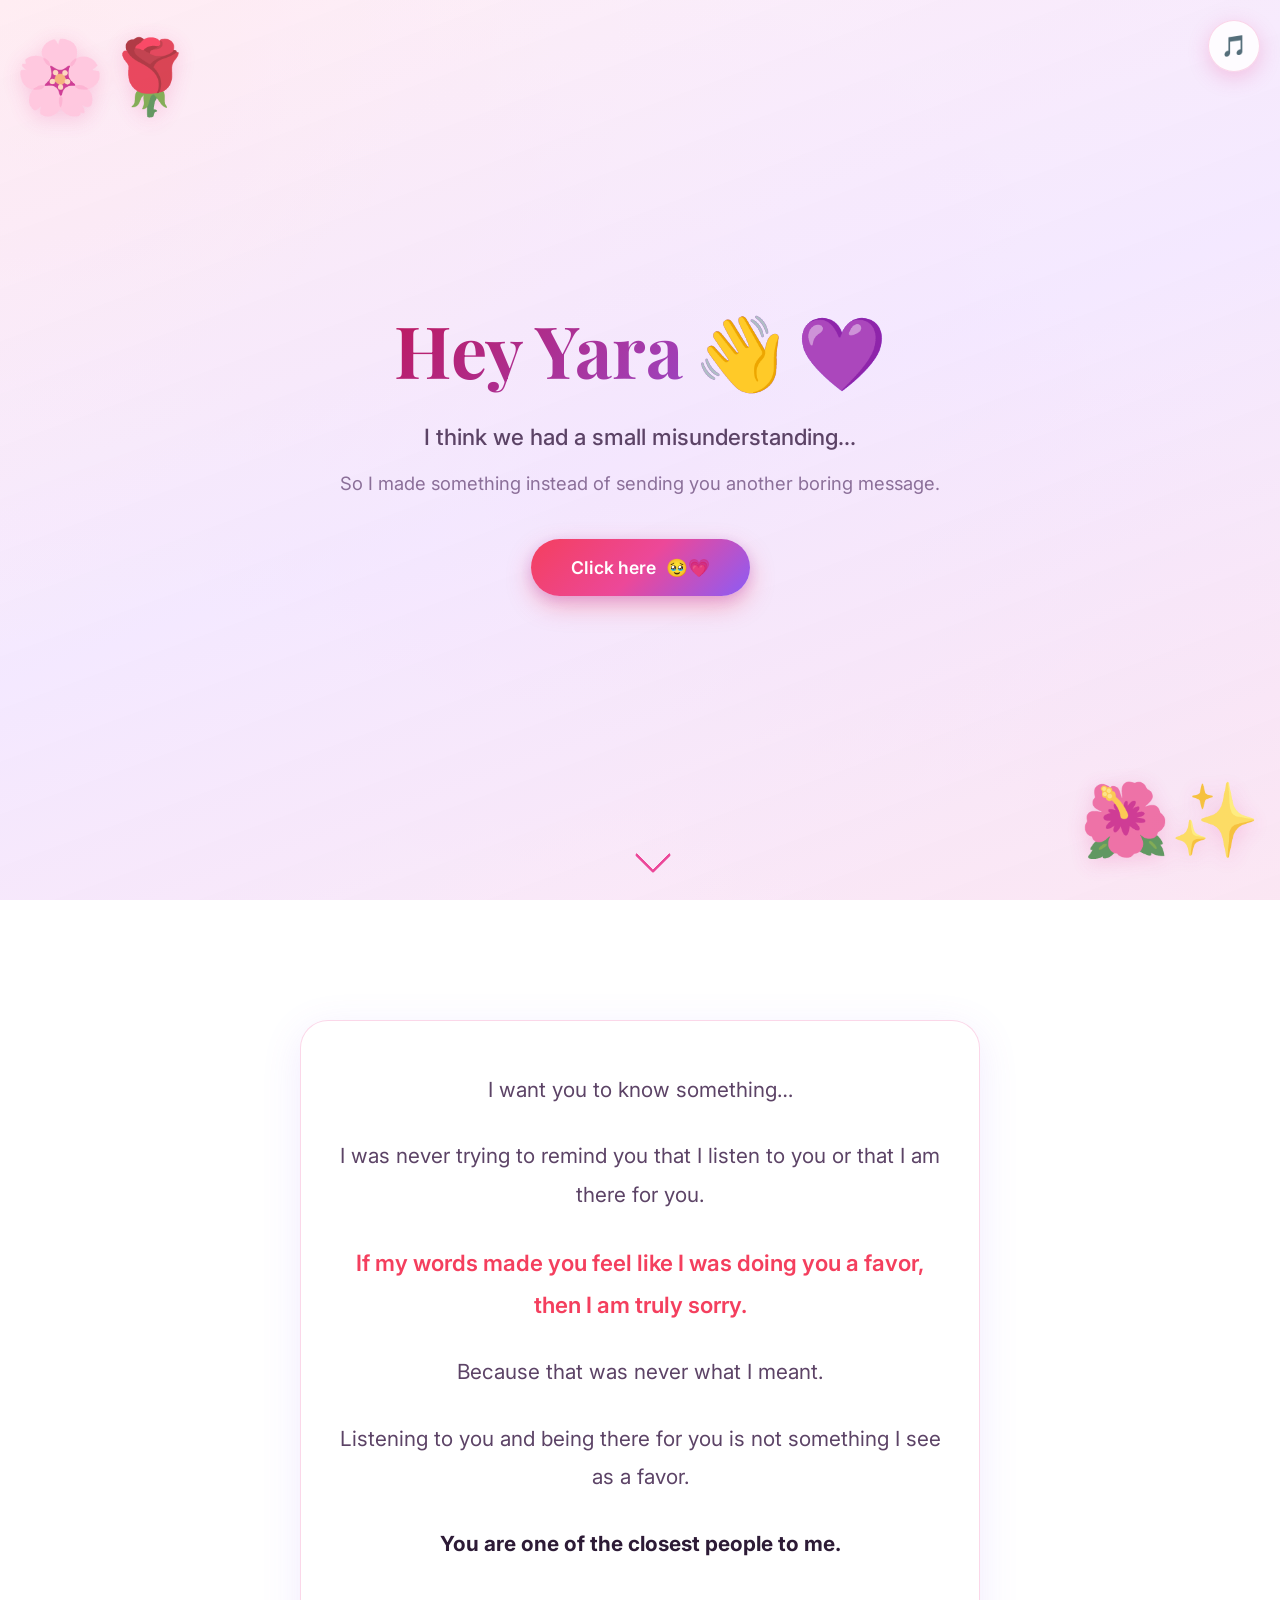
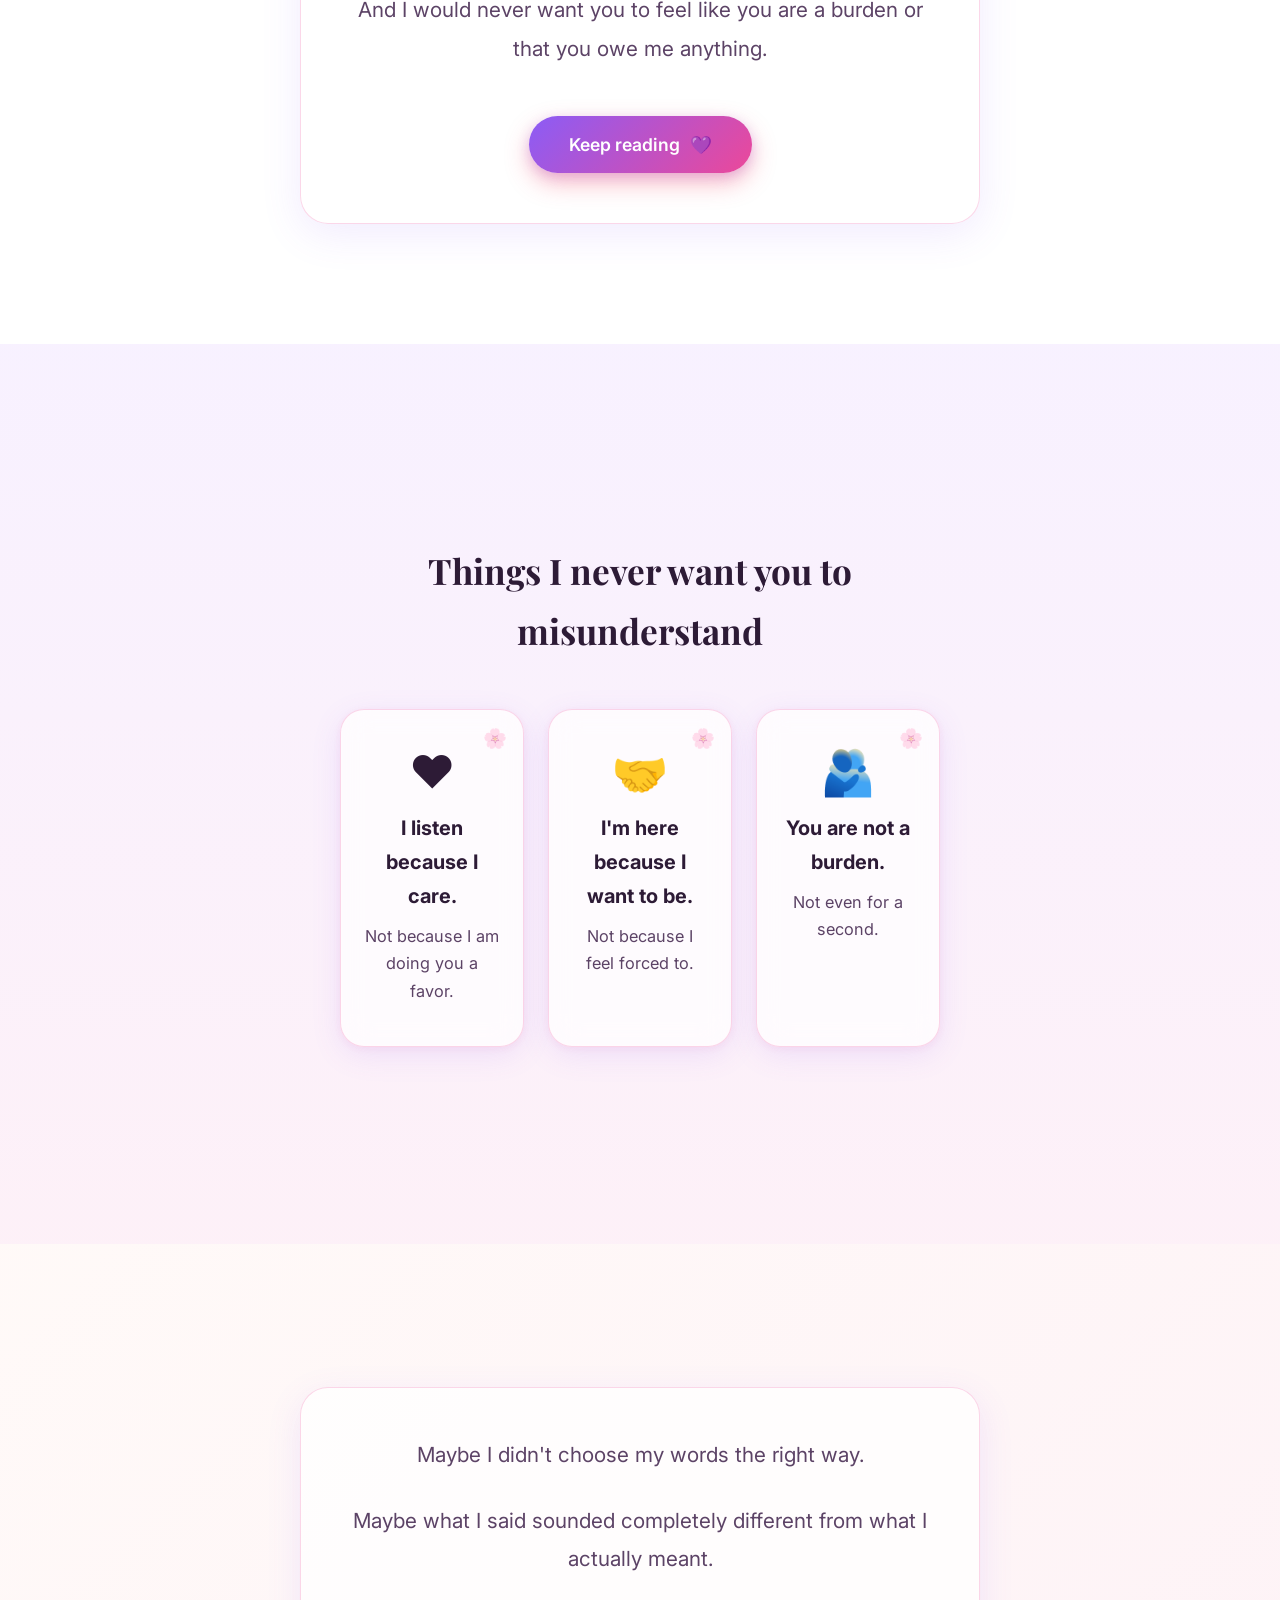
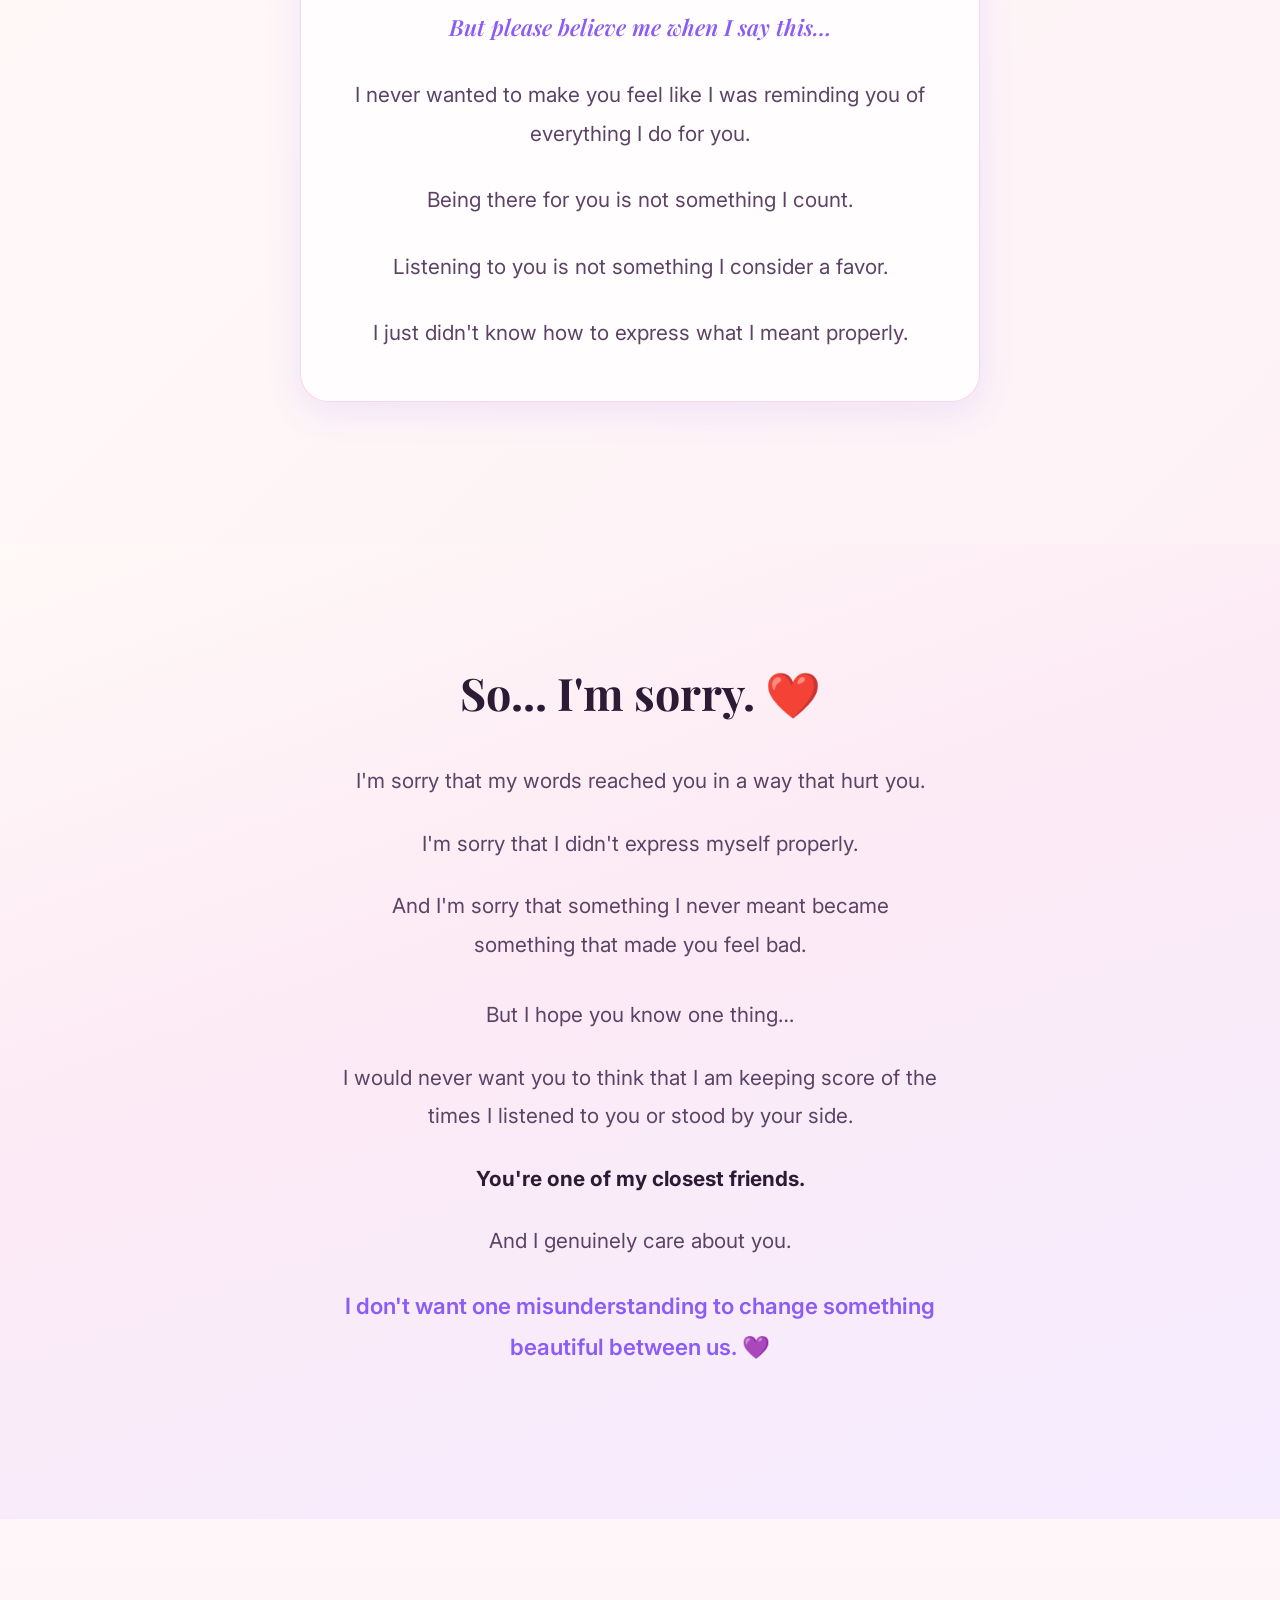
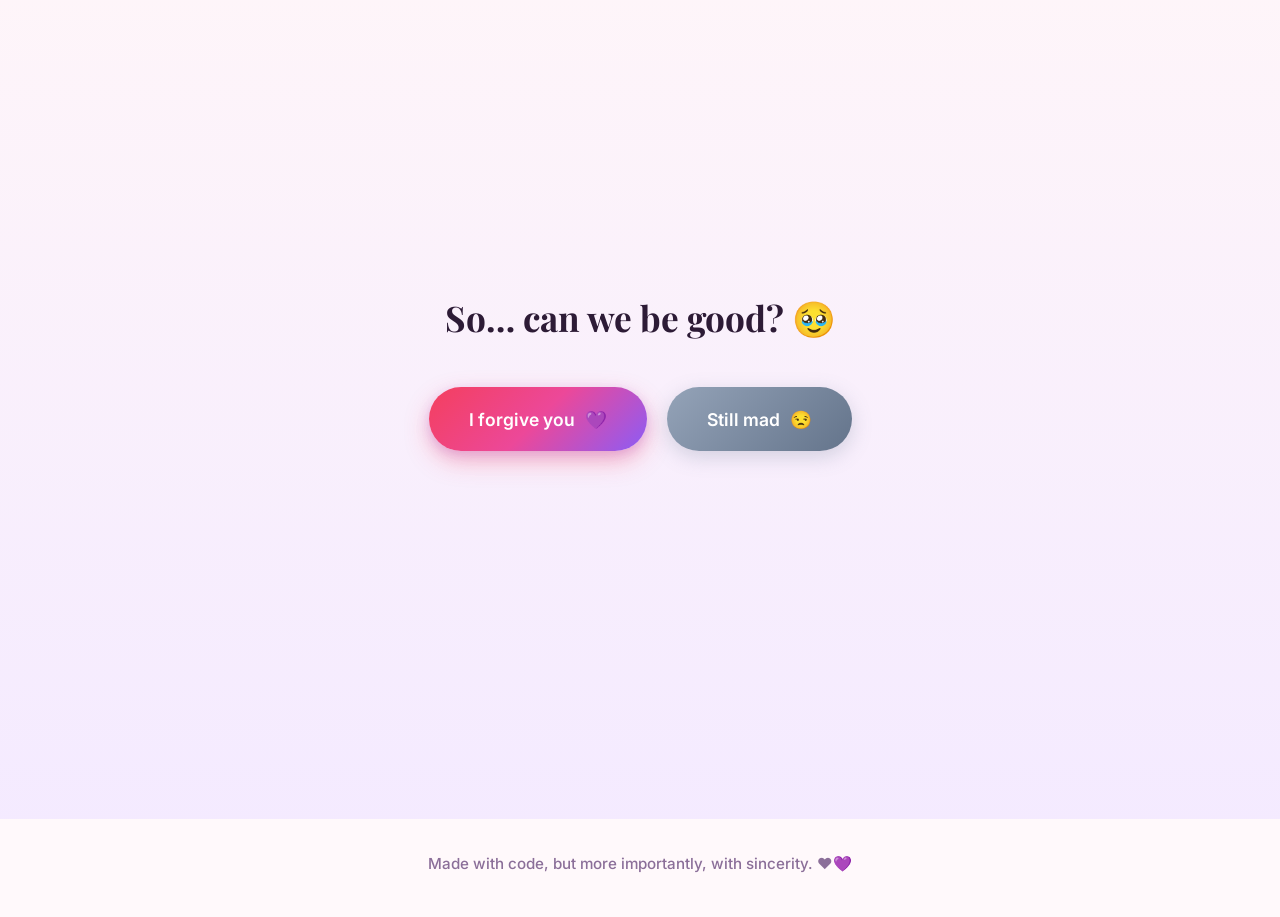
<file: apology-website/index.html>
<!DOCTYPE html>
<html lang="en">
<head>
  <meta charset="UTF-8">
  <meta name="viewport" content="width=device-width, initial-scale=1.0">
  <title>For Yara 💜</title>
  <meta name="description" content="A sincere apology, made with code and heart.">
  <link rel="preconnect" href="https://fonts.googleapis.com">
  <link rel="preconnect" href="https://fonts.gstatic.com" crossorigin>
  <link href="https://fonts.googleapis.com/css2?family=Inter:wght@300;400;500;600;700&family=Playfair+Display:ital,wght@0,400;0,600;1,400&display=swap" rel="stylesheet">
  <link rel="stylesheet" href="style.css">
</head>
<body>

  <!-- Floating Music Button (تم تعديله لإزالة class 'playing' الافتراضي ليتزامن مع تشغيل الصوت) -->
  <button id="music-btn" class="music-btn" aria-label="Toggle Music">
    <span class="music-icon">🎵</span>
  </button>

  <!-- Audio Element (تم تحسينه وتجهيزه للتشغيل) -->
<audio id="bg-music" src="audio/music.mp3" preload="auto" playsinline></audio>

  <!-- Reading Progress Bar -->
  <div class="scroll-progress-bar" id="progressBar"></div>

  <!-- Background Canvas for Interactive Particles/Hearts -->
  <canvas id="heartCanvas" class="heart-canvas" aria-hidden="true"></canvas>

  <!-- Background Floating Hearts Overlay -->
  <div class="floating-hearts" id="floatingHearts" aria-hidden="true"></div>

  <!-- ===================== SECTION 1 — LANDING ===================== -->
  <section class="section landing" id="landing">
    <div class="landing-content">
      <div class="greeting fade-in-up">
        <h1>Hey Yara <span class="wave">&#x1F44B;</span> <span class="heart-accent">&#x1F49C;</span></h1>
      </div>
      <p class="subtitle fade-in-up delay-1">
        I think we had a small misunderstanding&hellip;
      </p>
      <p class="subtitle-small fade-in-up delay-2">
        So I made something instead of sending you another boring message.
      </p>
      <button class="cta-button fade-in-up delay-3" id="startButton" aria-label="Scroll to apology section">
        Click here <span>&#x1F979;&#x1F497;</span>
      </button>
    </div>
    <div class="scroll-indicator fade-in-up delay-4" aria-hidden="true">
      <div class="scroll-arrow"></div>
    </div>
  </section>

  <!-- ===================== SECTION 2 — THE APOLOGY ===================== -->
  <section class="section apology" id="apology">
    <div class="container">
      <div class="apology-lines">
        <p class="apology-line scroll-reveal">I want you to know something&hellip;</p>
        <p class="apology-line scroll-reveal">
          I was never trying to remind you that I listen to you or that I am there for you.
        </p>
        <p class="apology-line scroll-reveal highlight-text">
          If my words made you feel like I was doing you a favor, then I am truly sorry.
        </p>
        <p class="apology-line scroll-reveal">Because that was never what I meant.</p>
        <p class="apology-line scroll-reveal">
          Listening to you and being there for you is not something I see as a favor.
        </p>
        <p class="apology-line scroll-reveal emphasis">You are one of the closest people to me.</p>
        <p class="apology-line scroll-reveal">
          And I would never want you to feel like you are a burden or that you owe me anything.
        </p>
      </div>
      <button class="cta-button secondary scroll-reveal" id="keepReadingButton" aria-label="Keep reading">
        Keep reading <span>&#x1F49C;</span>
      </button>
    </div>
  </section>

  <!-- ===================== SECTION 3 — THINGS I NEVER WANT YOU TO MISUNDERSTAND ===================== -->
  <section class="section cards-section" id="cards">
    <div class="container">
      <h2 class="section-title scroll-reveal">Things I never want you to misunderstand</h2>
      <div class="cards-grid">
        <!-- Card 1 -->
        <div class="card scroll-reveal-card">
          <div class="card-icon">&#x2764;&#xFE0F;</div>
          <h3 class="card-title">I listen because I care.</h3>
          <p class="card-text">Not because I am doing you a favor.</p>
        </div>
        <!-- Card 2 -->
        <div class="card scroll-reveal-card">
          <div class="card-icon">&#x1F91D;</div>
          <h3 class="card-title">I'm here because I want to be.</h3>
          <p class="card-text">Not because I feel forced to.</p>
        </div>
        <!-- Card 3 -->
        <div class="card scroll-reveal-card">
          <div class="card-icon">&#x1FAC2;</div>
          <h3 class="card-title">You are not a burden.</h3>
          <p class="card-text">Not even for a second.</p>
        </div>
      </div>
    </div>
  </section>

  <!-- ===================== SECTION 4 — PERSONAL MESSAGE ===================== -->
  <section class="section personal-message" id="personal">
    <div class="container">
      <div class="message-lines">
        <p class="message-line scroll-reveal">Maybe I didn't choose my words the right way.</p>
        <p class="message-line scroll-reveal">
          Maybe what I said sounded completely different from what I actually meant.
        </p>
        <p class="message-line scroll-reveal gentle-emphasis">
          But please believe me when I say this&hellip;
        </p>
        <p class="message-line scroll-reveal">
          I never wanted to make you feel like I was reminding you of everything I do for you.
        </p>
        <p class="message-line scroll-reveal">Being there for you is not something I count.</p>
        <p class="message-line scroll-reveal">Listening to you is not something I consider a favor.</p>
        <p class="message-line scroll-reveal">
          I just didn't know how to express what I meant properly.
        </p>
      </div>
    </div>
  </section>

  <!-- ===================== SECTION 5 — FINAL APOLOGY ===================== -->
  <section class="section final-apology" id="final">
    <div class="container">
      <div class="final-content">
        <h2 class="final-title scroll-reveal">So... I'm sorry. <span>&#x2764;&#xFE0F;</span></h2>
        <div class="final-lines">
          <p class="final-line scroll-reveal">
            I'm sorry that my words reached you in a way that hurt you.
          </p>
          <p class="final-line scroll-reveal">
            I'm sorry that I didn't express myself properly.
          </p>
          <p class="final-line scroll-reveal">
            And I'm sorry that something I never meant became something that made you feel bad.
          </p>
        </div>
        <div class="final-bridge">
          <p class="final-line scroll-reveal gentle-emphasis">But I hope you know one thing&hellip;</p>
          <p class="final-line scroll-reveal">
            I would never want you to think that I am keeping score of the times I listened to you
            or stood by your side.
          </p>
          <p class="final-line scroll-reveal emphasis">You're one of my closest friends.</p>
          <p class="final-line scroll-reveal">And I genuinely care about you.</p>
          <p class="final-line scroll-reveal final-statement">
            I don't want one misunderstanding to change something beautiful between us.
            <span>&#x1F49C;</span>
          </p>
        </div>
      </div>
    </div>
  </section>

  <!-- ===================== SECTION 6 — INTERACTIVE ENDING ===================== -->
  <section class="section interactive-ending" id="interactive">
    <div class="container">
      <div class="ending-content">
        <p class="ending-prompt scroll-reveal">So&hellip; can we be good? <span>&#x1F979;</span></p>
        <div class="buttons-wrapper" id="buttonsWrapper">
          <button class="cta-button forgive-button scroll-reveal" id="forgiveButton" aria-label="I forgive you">
            I forgive you <span>&#x1F49C;</span>
          </button>
          <button class="cta-button mad-button scroll-reveal" id="madButton" aria-label="Still mad">
            Still mad <span>&#x1F612;</span>
          </button>
        </div>
        <!-- Hidden thank-you message -->
        <div class="thank-you-message hidden" id="thankYouMessage">
          <div class="thank-you-inner">
            <p class="thank-you-title">Thank you <span>&#x1F979;&#x2764;&#xFE0F;</span></p>
            <p class="thank-you-subtitle">Now please stop being mad at me.</p>
            <div class="confetti-container" id="confettiContainer" aria-hidden="true"></div>
          </div>
        </div>
        <!-- Hidden "still mad" fallback -->
        <div class="still-mad-message hidden" id="stillMadMessage">
          <p>Okay okay... I get it <span>&#x1F62D;</span></p>
          <p>But I'm still sorry <span>&#x2764;&#xFE0F;</span></p>
          <button class="cta-button secondary retry-button" id="retryButton">Let me try again 🥺</button>
        </div>
      </div>
    </div>
  </section>

  <!-- ===================== FOOTER ===================== -->
  <footer class="site-footer">
    <p>Made with code, but more importantly, with sincerity. <span>&#x2764;&#xFE0F;&#x1F49C;</span></p>
  </footer>

  <script src="script.js"></script>
</body>
</html>
</file>
<file: apology-website/style.css>
/* ============================================================
   APOLOGY WEBSITE FOR YARA — style.css
   Modern, vibrant, high-end romantic design with colorful 
   gradients, floral corner accents, glowing glassmorphism, 
   and subtle depth animations.
   ============================================================ */

/* ---------- CSS Custom Properties ---------- */
:root {
  /* Vibrant Romantic Palette */
  --color-bg:          #fff5f8;
  --color-bg-warm:     #fdeef4;
  --color-bg-lavender: #f3e8ff;
  --color-bg-pink:     #fce7f3;
  --color-bg-cream:    #fff8f6;
  --color-text:        #2d1b36;
  --color-text-light:  #5c4366;
  --color-text-muted:  #8b6f99;
  --color-heart-red:   #f43f5e;
  --color-heart-purple:#8b5cf6;
  --color-heart-pink:  #ec4899;
  --color-accent:      #d8b4fe;
  --color-accent-soft: #ede9fe;
  --color-white:       #ffffff;
  
  /* Vibrant Glassmorphism */
  --color-card-bg:     rgba(255, 255, 255, 0.72);
  --color-card-border: rgba(236, 72, 153, 0.22);
  --color-shadow:      rgba(139, 92, 246, 0.12);

  /* Typography */
  --font-body:    'Inter', -apple-system, BlinkMacSystemFont, 'Segoe UI', sans-serif;
  --font-display: 'Playfair Display', Georgia, serif;

  /* Spacing */
  --section-padding: clamp(60px, 10vw, 120px) clamp(20px, 5vw, 40px);
}

/* ---------- Reset & Base ---------- */
*,
*::before,
*::after {
  margin: 0;
  padding: 0;
  box-sizing: border-box;
}

html {
  scroll-behavior: smooth;
  -webkit-text-size-adjust: 100%;
  font-size: 16px;
}

body {
  font-family: var(--font-body);
  color: var(--color-text);
  /* Full Background Color & Subtle Floral Glow */
  background: 
    radial-gradient(circle at 5% 10%, rgba(244, 63, 94, 0.12) 0%, transparent 40%),
    radial-gradient(circle at 95% 90%, rgba(139, 92, 246, 0.15) 0%, transparent 40%),
    radial-gradient(circle at 50% 50%, rgba(236, 72, 153, 0.08) 0%, transparent 60%),
    linear-gradient(135deg, #fff0f5 0%, #f5e8ff 50%, #ffeef2 100%);
  background-attachment: fixed;
  line-height: 1.7;
  overflow-x: hidden;
  -webkit-font-smoothing: antialiased;
  -moz-osx-font-smoothing: grayscale;
}

/* ---------- Floral Corner Accents ---------- */
body::before,
body::after {
  position: fixed;
  pointer-events: none;
  z-index: 2;
  font-size: clamp(2.5rem, 6vw, 4.5rem);
  opacity: 0.75;
  filter: drop-shadow(0 4px 10px rgba(236, 72, 153, 0.3));
}

body::before {
  content: "🌸🌹";
  top: 15px;
  left: 15px;
  animation: floatFloral 6s ease-in-out infinite alternate;
}

body::after {
  content: "🌺✨";
  bottom: 20px;
  right: 20px;
  animation: floatFloral 8s ease-in-out infinite alternate-reverse;
}

@keyframes floatFloral {
  0% { transform: translateY(0) rotate(0deg); }
  100% { transform: translateY(-12px) rotate(8deg); }
}

/* ---------- Utility ---------- */
.hidden {
  display: none !important;
}

.container {
  max-width: 680px;
  margin: 0 auto;
  padding: 0 clamp(20px, 5vw, 40px);
}

/* ---------- Scroll Progress Bar ---------- */
.scroll-progress-bar {
  position: fixed;
  top: 0;
  left: 0;
  height: 5px;
  width: 0%;
  background: linear-gradient(90deg, #f43f5e, #ec4899, #8b5cf6, #3b82f6);
  z-index: 1000;
  box-shadow: 0 0 10px rgba(244, 63, 94, 0.5);
  transition: width 0.1s linear;
}

/* ---------- Floating Music Button ---------- */
.music-btn {
  position: fixed;
  top: 20px;
  right: 20px;
  width: 52px;
  height: 52px;
  border-radius: 50%;
  background: rgba(255, 255, 255, 0.85);
  border: 1px solid var(--color-card-border);
  box-shadow: 0 6px 20px rgba(236, 72, 153, 0.25);
  backdrop-filter: blur(12px);
  -webkit-backdrop-filter: blur(12px);
  cursor: pointer;
  z-index: 999;
  display: flex;
  align-items: center;
  justify-content: center;
  font-size: 1.3rem;
  transition: all 0.3s cubic-bezier(0.34, 1.56, 0.64, 1);
}

.music-btn:hover {
  transform: scale(1.15) rotate(5deg);
  box-shadow: 0 8px 25px rgba(139, 92, 246, 0.35);
}

.music-btn.playing .music-icon {
  animation: spin 3s linear infinite;
}

@keyframes spin {
  from { transform: rotate(0deg); }
  to { transform: rotate(360deg); }
}

/* ---------- Floating Hearts & Flowers Canvas ---------- */
.heart-canvas,
.floating-hearts {
  position: fixed;
  inset: 0;
  pointer-events: none;
  z-index: 0;
  overflow: hidden;
}

.floating-heart {
  position: absolute;
  bottom: -60px;
  font-size: 20px;
  opacity: 0;
  animation: floatUp linear infinite;
  will-change: transform, opacity;
  filter: drop-shadow(0 2px 5px rgba(244, 63, 94, 0.3));
}

@keyframes floatUp {
  0% {
    transform: translateY(0) rotate(0deg) scale(0.8);
    opacity: 0;
  }
  15% {
    opacity: 0.7;
  }
  85% {
    opacity: 0.5;
  }
  100% {
    transform: translateY(-110vh) rotate(360deg) scale(1.1);
    opacity: 0;
  }
}

/* ---------- Sections ---------- */
.section {
  position: relative;
  z-index: 1;
  min-height: 100vh;
  display: flex;
  align-items: center;
  justify-content: center;
  padding: var(--section-padding);
}

/* ============================================================
   SECTION 1 — LANDING
   ============================================================ */
.landing {
  background: linear-gradient(
    160deg,
    rgba(255, 240, 245, 0.8) 0%,
    rgba(243, 232, 255, 0.85) 50%,
    rgba(252, 231, 243, 0.9) 100%
  );
  text-align: center;
  flex-direction: column;
}

.landing-content {
  max-width: 600px;
  position: relative;
}

.greeting h1 {
  font-family: var(--font-display);
  font-size: clamp(2.6rem, 7.5vw, 4.3rem);
  font-weight: 700;
  color: #8b284e;
  background: linear-gradient(135deg, #be185d 0%, #8b5cf6 100%);
  -webkit-background-clip: text;
  -webkit-text-fill-color: transparent;
  margin-bottom: 24px;
  line-height: 1.25;
  display: inline-flex;
  align-items: center;
  justify-content: center;
  gap: 12px;
  flex-wrap: wrap;
}

/* إصلاح التضارب مع الإيموجي والعناصر الفرعية داخل العنوان */
.greeting h1 span,
.wave,
.heart-accent {
  -webkit-text-fill-color: initial !important;
  display: inline-block;
}

.wave {
  animation: wave 2.4s ease-in-out infinite;
  transform-origin: 70% 70%;
}

@keyframes wave {
  0%, 60%, 100% { transform: rotate(0deg); }
  10%, 30% { transform: rotate(14deg); }
  20% { transform: rotate(-8deg); }
  40% { transform: rotate(-4deg); }
}

.heart-accent {
  animation: pulse 1.8s ease-in-out infinite;
}

@keyframes pulse {
  0%, 100% { transform: scale(1); }
  50% { transform: scale(1.2); }
}

.subtitle {
  font-size: clamp(1.15rem, 3.2vw, 1.4rem);
  color: var(--color-text-light);
  margin-bottom: 12px;
  font-weight: 500;
}

.subtitle-small {
  font-size: clamp(0.95rem, 2.5vw, 1.15rem);
  color: var(--color-text-muted);
  margin-bottom: 40px;
  font-weight: 400;
}

/* CTA Button */
.cta-button {
  display: inline-flex;
  align-items: center;
  gap: 10px;
  padding: 18px 40px;
  border: none;
  border-radius: 50px;
  background: linear-gradient(135deg, #f43f5e 0%, #ec4899 50%, #8b5cf6 100%);
  color: var(--color-white);
  font-family: var(--font-body);
  font-size: 1.1rem;
  font-weight: 600;
  cursor: pointer;
  box-shadow:
    0 10px 25px rgba(244, 63, 94, 0.35),
    0 4px 12px rgba(139, 92, 246, 0.25);
  transition: all 0.35s cubic-bezier(0.34, 1.56, 0.64, 1);
  position: relative;
  overflow: hidden;
}

.cta-button::before {
  content: '';
  position: absolute;
  inset: 0;
  background: linear-gradient(135deg, rgba(255,255,255,0.3), transparent);
  opacity: 0;
  transition: opacity 0.3s ease;
}

.cta-button:hover,
.cta-button:focus-visible {
  transform: translateY(-3px) scale(1.04);
  box-shadow:
    0 14px 35px rgba(244, 63, 94, 0.45),
    0 6px 18px rgba(139, 92, 246, 0.35);
  outline: none;
}

.cta-button:hover::before,
.cta-button:focus-visible::before {
  opacity: 1;
}

.cta-button:active {
  transform: translateY(0) scale(0.98);
}

.cta-button.secondary {
  background: linear-gradient(135deg, #8b5cf6, #ec4899);
  margin-top: 48px;
}

/* Scroll indicator */
.scroll-indicator {
  position: absolute;
  bottom: 32px;
  left: 50%;
  transform: translateX(-50%);
}

.scroll-arrow {
  width: 26px;
  height: 26px;
  border-right: 3px solid var(--color-heart-pink);
  border-bottom: 3px solid var(--color-heart-pink);
  transform: rotate(45deg);
  animation: scrollBounce 2s ease-in-out infinite;
  border-radius: 2px;
}

@keyframes scrollBounce {
  0%, 100% { transform: rotate(45deg) translate(0, 0); opacity: 0.5; }
  50% { transform: rotate(45deg) translate(7px, 7px); opacity: 1; }
}

/* ============================================================
   SECTION 2 — THE APOLOGY
   ============================================================ */
.apology {
  background: rgba(255, 255, 255, 0.4);
  backdrop-filter: blur(8px);
}

.apology .container {
  text-align: center;
  background: var(--color-card-bg);
  border: 1px solid var(--color-card-border);
  padding: 50px 36px;
  border-radius: 28px;
  box-shadow: 0 10px 40px var(--color-shadow);
}

.apology-lines {
  display: flex;
  flex-direction: column;
  gap: 28px;
}

.apology-line {
  font-size: clamp(1.1rem, 2.9vw, 1.3rem);
  color: var(--color-text-light);
  line-height: 1.85;
}

.apology-line.highlight-text {
  font-size: clamp(1.2rem, 3.2vw, 1.4rem);
  color: var(--color-heart-red);
  font-weight: 600;
}

.apology-line.emphasis {
  font-weight: 700;
  color: var(--color-text);
}

/* ============================================================
   SECTION 3 — CARDS
   ============================================================ */
.cards-section {
  background: linear-gradient(
    180deg,
    rgba(243, 232, 255, 0.6) 0%,
    rgba(252, 231, 243, 0.6) 100%
  );
  flex-direction: column;
}

.section-title {
  font-family: var(--font-display);
  font-size: clamp(1.6rem, 4.2vw, 2.2rem);
  text-align: center;
  margin-bottom: 48px;
  color: var(--color-text);
  font-weight: 700;
}

.cards-grid {
  display: grid;
  grid-template-columns: 1fr;
  gap: 24px;
  max-width: 750px;
  margin: 0 auto;
}

.card {
  background: var(--color-card-bg);
  border: 1px solid var(--color-card-border);
  border-radius: 24px;
  padding: 40px 30px;
  text-align: center;
  backdrop-filter: blur(14px);
  -webkit-backdrop-filter: blur(14px);
  box-shadow:
    0 8px 30px var(--color-shadow),
    0 2px 8px rgba(236, 72, 153, 0.08);
  transition: all 0.4s cubic-bezier(0.34, 1.56, 0.64, 1);
  position: relative;
  overflow: hidden;
}

.card::before {
  content: "🌸";
  position: absolute;
  top: 12px;
  right: 16px;
  font-size: 1.2rem;
  opacity: 0.5;
}

.card:hover {
  transform: translateY(-6px) scale(1.02);
  border-color: rgba(236, 72, 153, 0.4);
  box-shadow:
    0 16px 45px rgba(236, 72, 153, 0.2),
    0 4px 16px var(--color-shadow);
}

.card-icon {
  font-size: 2.8rem;
  margin-bottom: 16px;
  line-height: 1;
}

.card-title {
  font-size: 1.25rem;
  font-weight: 700;
  color: var(--color-text);
  margin-bottom: 10px;
}

.card-text {
  font-size: 1.02rem;
  color: var(--color-text-light);
  font-weight: 400;
}

/* ============================================================
   SECTION 4 — PERSONAL MESSAGE
   ============================================================ */
.personal-message {
  background: linear-gradient(135deg, rgba(255,248,246,0.8), rgba(253,238,244,0.8));
}

.personal-message .container {
  text-align: center;
  background: rgba(255, 255, 255, 0.8);
  border: 1px solid var(--color-card-border);
  padding: 48px 36px;
  border-radius: 28px;
  box-shadow: 0 10px 35px var(--color-shadow);
}

.message-lines {
  display: flex;
  flex-direction: column;
  gap: 28px;
}

.message-line {
  font-size: clamp(1.1rem, 2.9vw, 1.25rem);
  color: var(--color-text-light);
  line-height: 1.85;
}

.message-line.gentle-emphasis {
  font-style: italic;
  font-family: var(--font-display);
  font-size: clamp(1.2rem, 3.2vw, 1.4rem);
  color: var(--color-heart-purple);
  font-weight: 600;
}

/* ============================================================
   SECTION 5 — FINAL APOLOGY
   ============================================================ */
.final-apology {
  background: linear-gradient(
    160deg,
    rgba(255, 248, 246, 0.85) 0%,
    rgba(252, 231, 243, 0.85) 40%,
    rgba(243, 232, 255, 0.85) 100%
  );
  flex-direction: column;
}

.final-content {
  text-align: center;
  max-width: 640px;
}

.final-title {
  font-family: var(--font-display);
  font-size: clamp(1.9rem, 5.2vw, 2.8rem);
  color: var(--color-text);
  margin-bottom: 40px;
  font-weight: 700;
  line-height: 1.3;
}

.final-lines,
.final-bridge {
  display: flex;
  flex-direction: column;
  gap: 24px;
  margin-bottom: 32px;
}

.final-line {
  font-size: clamp(1.1rem, 2.9vw, 1.25rem);
  color: var(--color-text-light);
  line-height: 1.85;
}

.final-line.emphasis {
  font-weight: 700;
  color: var(--color-text);
}

.final-line.final-statement {
  font-size: clamp(1.2rem, 3.2vw, 1.4rem);
  color: var(--color-heart-purple);
  font-weight: 600;
}

/* ============================================================
   SECTION 6 — INTERACTIVE ENDING
   ============================================================ */
.interactive-ending {
  background: linear-gradient(
    180deg,
    rgba(255, 245, 248, 0.9) 0%,
    rgba(243, 232, 255, 0.9) 100%
  );
  flex-direction: column;
}

.ending-content {
  text-align: center;
}

.ending-prompt {
  font-family: var(--font-display);
  font-size: clamp(1.5rem, 4.2vw, 2.2rem);
  color: var(--color-text);
  margin-bottom: 40px;
  font-weight: 700;
}

.buttons-wrapper {
  display: flex;
  flex-wrap: wrap;
  gap: 20px;
  justify-content: center;
  position: relative;
  min-height: 64px;
}

.mad-button {
  background: linear-gradient(135deg, #94a3b8, #64748b);
  box-shadow:
    0 6px 20px rgba(100, 116, 139, 0.25);
  position: relative;
  transition: transform 0.35s cubic-bezier(0.34, 1.56, 0.64, 1),
              box-shadow 0.3s ease,
              left 0.4s cubic-bezier(0.34, 1.56, 0.64, 1),
              top 0.4s cubic-bezier(0.34, 1.56, 0.64, 1);
  will-change: transform, left, top;
  touch-action: manipulation;
  -webkit-tap-highlight-color: transparent;
}

/* Thank you message */
.thank-you-message {
  margin-top: 40px;
  animation: fadeInUp 0.7s ease forwards;
}

.thank-you-inner {
  position: relative;
  display: inline-block;
  background: rgba(255, 255, 255, 0.85);
  border: 2px solid var(--color-heart-pink);
  padding: 36px 28px;
  border-radius: 24px;
  box-shadow: 0 10px 35px rgba(236, 72, 153, 0.25);
}

.thank-you-title {
  font-family: var(--font-display);
  font-size: clamp(2rem, 5.5vw, 3rem);
  color: var(--color-heart-red);
  font-weight: 700;
  margin-bottom: 12px;
}

.thank-you-subtitle {
  font-size: clamp(1.05rem, 3vw, 1.25rem);
  color: var(--color-text-light);
  font-weight: 500;
}

/* Confetti */
.confetti-container {
  position: fixed;
  inset: 0;
  pointer-events: none;
  z-index: 1000;
  overflow: hidden;
}

.confetti-piece {
  position: absolute;
  top: -20px;
  width: 10px;
  height: 10px;
  border-radius: 2px;
  opacity: 0;
  animation: confettiFall linear forwards;
  will-change: transform, opacity;
}

@keyframes confettiFall {
  0% {
    transform: translateY(0) rotate(0deg) scale(1);
    opacity: 1;
  }
  80% {
    opacity: 0.85;
  }
  100% {
    transform: translateY(100vh) rotate(720deg) scale(0.3);
    opacity: 0;
  }
}

/* Still mad message & retry button */
.still-mad-message {
  margin-top: 36px;
  animation: fadeInUp 0.6s ease forwards;
}

.still-mad-message p {
  font-size: clamp(1.1rem, 3vw, 1.3rem);
  color: var(--color-text-light);
  margin-bottom: 12px;
  line-height: 1.8;
}

.retry-button {
  margin-top: 20px;
  font-size: 0.95rem;
  padding: 12px 28px;
}

/* ============================================================
   FOOTER
   ============================================================ */
.site-footer {
  position: relative;
  z-index: 1;
  text-align: center;
  padding: 32px 20px 40px;
  background: rgba(255, 245, 248, 0.6);
}

.site-footer p {
  font-size: 0.95rem;
  color: var(--color-text-muted);
  font-weight: 500;
}

/* ============================================================
   SCROLL REVEAL ANIMATIONS
   ============================================================ */
.scroll-reveal,
.scroll-reveal-card {
  opacity: 0;
  transform: translateY(30px);
  transition: opacity 0.7s ease, transform 0.7s ease;
}

.scroll-reveal.revealed,
.scroll-reveal-card.revealed {
  opacity: 1;
  transform: translateY(0);
}

.scroll-reveal-card:nth-child(2) {
  transition-delay: 0.15s;
}

.scroll-reveal-card:nth-child(3) {
  transition-delay: 0.3s;
}

/* Fade-in-up for landing */
.fade-in-up {
  opacity: 0;
  transform: translateY(28px);
  animation: fadeInUp 0.8s ease forwards;
}

.delay-1 { animation-delay: 0.3s; }
.delay-2 { animation-delay: 0.55s; }
.delay-3 { animation-delay: 0.8s; }
.delay-4 { animation-delay: 1.1s; }

@keyframes fadeInUp {
  to {
    opacity: 1;
    transform: translateY(0);
  }
}

/* ============================================================
   RESPONSIVE — TABLETS & UP
   ============================================================ */
@media (min-width: 600px) {
  .cards-grid {
    grid-template-columns: repeat(3, 1fr);
  }

  .card {
    padding: 40px 24px;
  }
}

/* ============================================================
   RESPONSIVE — LARGE SCREENS
   ============================================================ */
@media (min-width: 1024px) {
  .greeting h1 {
    font-size: 4.5rem;
  }

  .apology-line,
  .message-line,
  .final-line {
    font-size: 1.3rem;
  }
}

/* ============================================================
   ACCESSIBILITY — Reduced Motion
   ============================================================ */
@media (prefers-reduced-motion: reduce) {
  *,
  *::before,
  *::after {
    animation-duration: 0.01ms !important;
    animation-iteration-count: 1 !important;
    transition-duration: 0.01ms !important;
  }

  html {
    scroll-behavior: auto;
  }

  .scroll-reveal,
  .scroll-reveal-card {
    opacity: 1;
    transform: none;
  }

  .fade-in-up {
    opacity: 1;
    transform: none;
    animation: none;
  }
}

/* ============================================================
   FOCUS VISIBLE — Accessibility
   ============================================================ */
.cta-button:focus-visible {
  outline: 3px solid var(--color-heart-purple);
  outline-offset: 3px;
}
</file>
